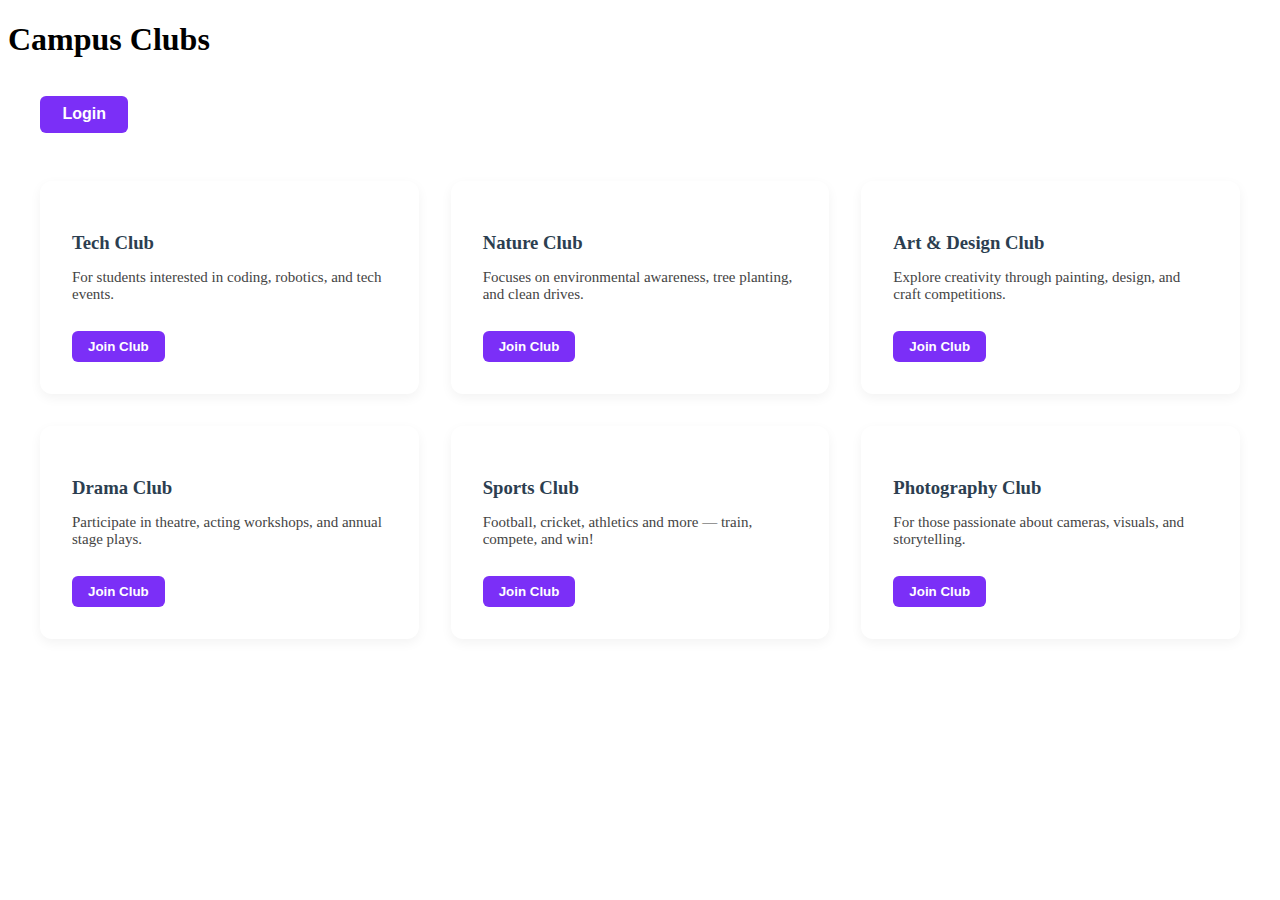
<file: clubs - Copy.html>
<!DOCTYPE html>
<html lang="en">
<head>
  <meta charset="UTF-8" />
  <meta name="viewport" content="width=device-width, initial-scale=1.0"/>
  <title>Clubs | Campus Connect</title>
  <link rel="stylesheet" href="style.css" />
</head>
<style>
    .club-container {
  padding: 3em 2em;
  display: grid;
  grid-template-columns: repeat(auto-fit, minmax(280px, 1fr));
  gap: 2em;
}

.club-card {
  background: white;
  padding: 2em;
  border-radius: 12px;
  box-shadow: 0 4px 12px rgba(0,0,0,0.05);
  transition: transform 0.3s ease;
}

.club-card:hover {
  transform: translateY(-6px);
}

.club-card h3 {
  margin-bottom: 0.5em;
  color: #2c3e50;
}

.club-card p {
  font-size: 15px;
  margin-bottom: 1em;
  color: #444;
}

.club-card button {
  padding: 0.6em 1.2em;
  background: #7b2ff7;
  color: white;
  border: none;
  border-radius: 6px;
  font-weight: bold;
  cursor: pointer;
  transition: background 0.3s ease;
}

.club-card button:hover {
  background: #662bd6;
}

.login-btn {
  margin-left: 2em;
  padding: 0.6em 1.4em;
  background: #7b2ff7;
  color: white;
  border: none;
  border-radius: 6px;
  cursor: pointer;
  font-weight: bold;
  font-size: 16px;
  transition: background 0.3s;
}
.login-btn:hover {
  background: #662bd6;
}
/* Modal Styles */
.modal {
  display: none; 
  position: fixed; 
  z-index: 1000; 
  left: 0; top: 0;
  width: 100%; height: 100%;
  overflow: auto; 
  background: rgba(0,0,0,0.3);
}
.modal-content {
  background: white;
  margin: 8% auto;
  padding: 2em 2.5em;
  border-radius: 12px;
  width: 320px;
  box-shadow: 0 8px 24px rgba(0,0,0,0.12);
  text-align: center;
  position: relative;
}
.close {
  position: absolute;
  right: 18px;
  top: 12px;
  font-size: 28px;
  color: #888;
  cursor: pointer;
}
.login-options button {
  margin: 1em 0.5em 0 0.5em;
  padding: 0.7em 1.4em;
  background: #7b2ff7;
  color: white;
  border: none;
  border-radius: 6px;
  font-weight: bold;
  cursor: pointer;
  font-size: 15px;
  transition: background 0.3s;
}
.login-options button:hover {
  background: #f107a3;
}
</style>
<body>
  <header class="gradient-header">
    <h1>Campus Clubs</h1>
    <button id="loginBtn" class="login-btn">Login</button>
  </header>

  <!-- Login Modal -->
  <div id="loginModal" class="modal">
    <div class="modal-content">
      <span class="close" id="closeModal">&times;</span>
      <h2>Login</h2>
      <p>Select your login type:</p>
      <div class="login-options">
        <button class="student-login">Student Login</button>
        <button class="admin-login">Admin Login</button>
      </div>
    </div>
  </div>

  <!-- Post Club Modal -->
  <div id="postClubModal" class="modal">
    <div class="modal-content">
      <span class="close" id="closePostModal">&times;</span>
      <h2>Post New Club</h2>
      <form id="postClubForm">
        <input type="text" placeholder="Club Name" name="clubname" required style="margin-bottom:1em;width:100%;padding:0.7em;border-radius:6px;border:1px solid #ccc;">
        <input type="text" placeholder="Category" name="category" required style="margin-bottom:1em;width:100%;padding:0.7em;border-radius:6px;border:1px solid #ccc;">
        <textarea placeholder="Club Description" name="desc" required style="margin-bottom:1em;width:100%;padding:0.7em;border-radius:6px;border:1px solid #ccc;resize:vertical;"></textarea>
        <button type="submit" style="padding:0.7em 1.4em;background:#7b2ff7;color:white;border:none;border-radius:6px;font-weight:bold;cursor:pointer;font-size:15px;">Submit Club</button>
      </form>
    </div>
  </div>

  <section class="club-container">
    <div class="club-card">
      <h3>Tech Club</h3>
      <p>For students interested in coding, robotics, and tech events.</p>
      <button>Join Club</button>
    </div>

    <div class="club-card">
      <h3>Nature Club</h3>
      <p>Focuses on environmental awareness, tree planting, and clean drives.</p>
      <button>Join Club</button>
    </div>

    <div class="club-card">
      <h3>Art & Design Club</h3>
      <p>Explore creativity through painting, design, and craft competitions.</p>
      <button>Join Club</button>
    </div>

    <div class="club-card">
      <h3>Drama Club</h3>
      <p>Participate in theatre, acting workshops, and annual stage plays.</p>
      <button>Join Club</button>
    </div>

    <div class="club-card">
      <h3>Sports Club</h3>
      <p>Football, cricket, athletics and more — train, compete, and win!</p>
      <button>Join Club</button>
    </div>

    <div class="club-card">
      <h3>Photography Club</h3>
      <p>For those passionate about cameras, visuals, and storytelling.</p>
      <button>Join Club</button>
    </div>
  </section>

  <script>
  // Modal logic
  const loginBtn = document.getElementById('loginBtn');
  const loginModal = document.getElementById('loginModal');
  const closeModal = document.getElementById('closeModal');
  const studentLoginBtn = document.querySelector('.student-login');
  const adminLoginBtn = document.querySelector('.admin-login');

  loginBtn.onclick = function() {
    loginModal.style.display = "block";
  }
  closeModal.onclick = function() {
    loginModal.style.display = "none";
  }
  window.onclick = function(event) {
    if (event.target == loginModal) {
      loginModal.style.display = "none";
    }
    const postClubModal = document.getElementById('postClubModal');
    if (event.target == postClubModal) {
      postClubModal.style.display = "none";
    }
  }

  // Student Login: reload page
  studentLoginBtn.onclick = function() {
    loginModal.style.display = "none";
    location.reload();
  }

  // Admin Login: show "Post Club" button
  adminLoginBtn.onclick = function() {
    loginModal.style.display = "none";
    if (!document.getElementById('postClubBtn')) {
      const header = document.querySelector('.gradient-header');
      const postBtn = document.createElement('button');
      postBtn.id = 'postClubBtn';
      postBtn.className = 'login-btn';
      postBtn.textContent = 'Post Club';
      postBtn.style.marginLeft = '1em';
      header.appendChild(postBtn);
    }
  }

  // Show Post Club Modal when Post Club button is clicked
  document.addEventListener('click', function(e) {
    if (e.target && e.target.id === 'postClubBtn') {
      document.getElementById('postClubModal').style.display = "block";
    }
  });

  // Close Post Club Modal
  document.getElementById('closePostModal').onclick = function() {
    document.getElementById('postClubModal').style.display = "none";
  }

  // Handle form submission (currently just closes modal)
  document.getElementById('postClubForm').onsubmit = function(e) {
    e.preventDefault();
    document.getElementById('postClubModal').style.display = "none";
    alert('Club submitted! (You can add logic to save club)');
  }
</script>
</body>
</html>
</file>
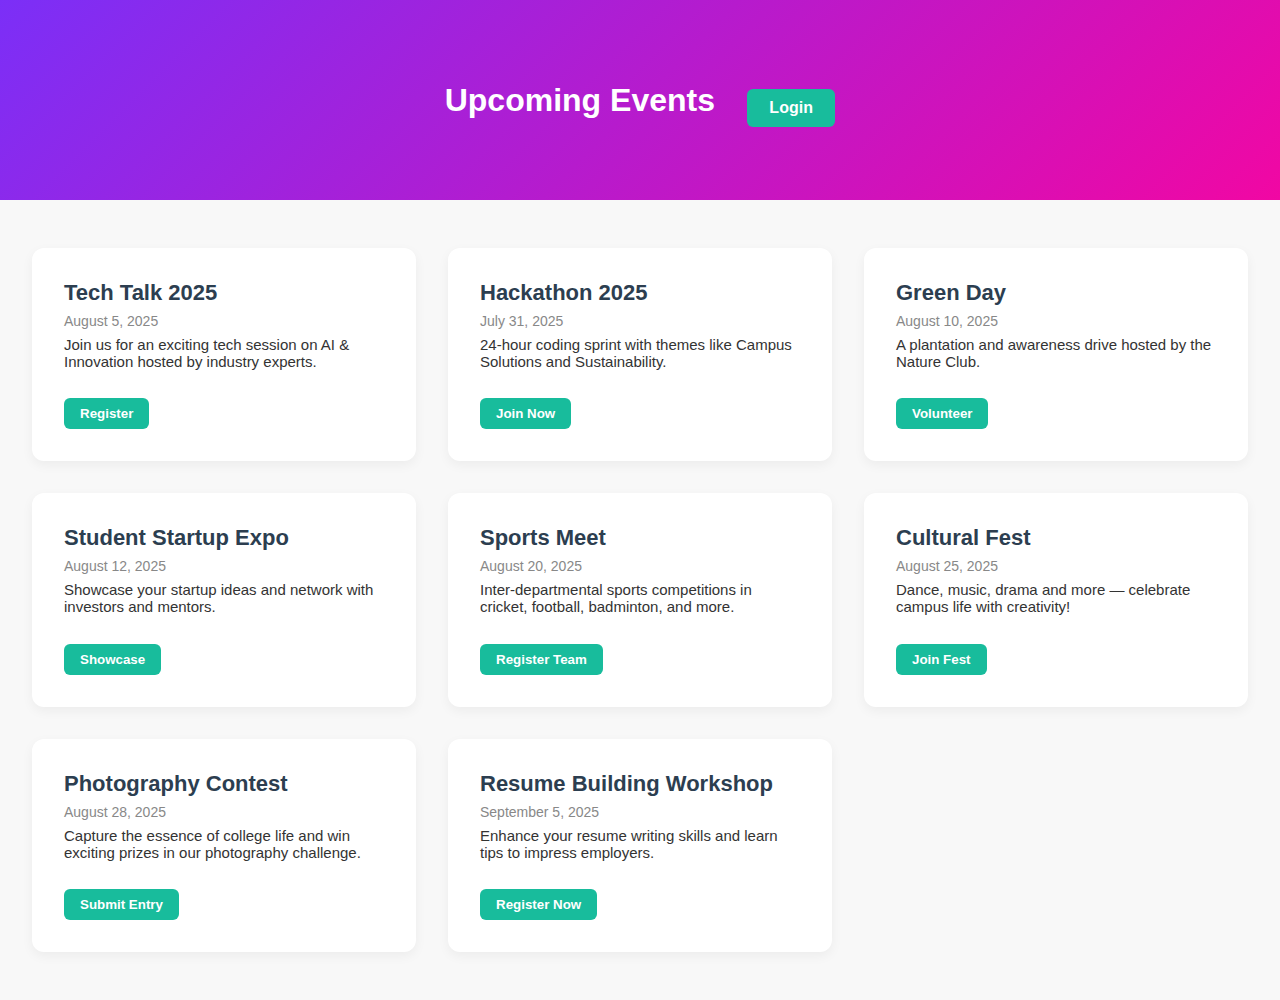
<file: event - Copy.html>
<!DOCTYPE html>
<html lang="en">
<head>
  <meta charset="UTF-8" />
  <meta name="viewport" content="width=device-width, initial-scale=1.0"/>
  <title>Events | Campus Connect</title>
  <link rel="stylesheet" href="style.css" />
</head>
<style>
    * {
  margin: 0;
  padding: 0;
  box-sizing: border-box;
}

body {
  font-family: 'Segoe UI', sans-serif;
  background: #f8f8f8;
  color: #333;
}

.gradient-header {
  height: 200px;
  background: linear-gradient(135deg, #7b2ff7, #f107a3);
  display: flex;
  justify-content: center;
  align-items: center;
  color: white;
  position: relative;
}

.gradient-header h1 {
  font-size: 32px;
}

.events-container {
  padding: 3em 2em;
  display: grid;
  grid-template-columns: repeat(auto-fit, minmax(300px, 1fr));
  gap: 2em;
}

.event-card {
  background: white;
  border-radius: 12px;
  padding: 2em;
  box-shadow: 0 4px 12px rgba(0,0,0,0.05);
  transition: transform 0.3s ease;
}

.event-card:hover {
  transform: translateY(-6px);
}

.event-card h3 {
  font-size: 22px;
  color: #2c3e50;
}

.event-card .date {
  font-size: 14px;
  color: #888;
  margin: 0.5em 0;
}

.event-card .desc {
  font-size: 15px;
  margin-bottom: 1em;
}

.event-card button {
  padding: 0.6em 1.2em;
  background: #18bc9c;
  color: white;
  border: none;
  border-radius: 6px;
  cursor: pointer;
  font-weight: bold;
}

.event-card button:hover {
  background: #139e82;
}

.login-btn {
  margin-left: 2em;
  padding: 0.6em 1.4em;
  background: #18bc9c;
  color: white;
  border: none;
  border-radius: 6px;
  cursor: pointer;
  font-weight: bold;
  font-size: 16px;
  transition: background 0.3s;
}

/* Modal Styles */
.modal {
  display: none; 
  position: fixed; 
  z-index: 1000; 
  left: 0; top: 0;
  width: 100%; height: 100%;
  overflow: auto; 
  background: rgba(0,0,0,0.3);
}

.modal-content {
  background: white;
  margin: 8% auto;
  padding: 2em 2.5em;
  border-radius: 12px;
  width: 320px;
  box-shadow: 0 8px 24px rgba(0,0,0,0.12);
  text-align: center;
  position: relative;
}

.close {
  position: absolute;
  right: 18px;
  top: 12px;
  font-size: 28px;
  color: #888;
  cursor: pointer;
}

.login-options button {
  margin: 1em 0.5em 0 0.5em;
  padding: 0.7em 1.4em;
  background: #7b2ff7;
  color: white;
  border: none;
  border-radius: 6px;
  font-weight: bold;
  cursor: pointer;
  font-size: 15px;
  transition: background 0.3s;
}

.login-options button:hover {
  background: #f107a3;
}

</style>
<body>
  <header class="gradient-header">
    <h1>Upcoming Events</h1>
    <button id="loginBtn" class="login-btn">Login</button>
  </header>

  <!-- Login Modal -->
  <div id="loginModal" class="modal">
    <div class="modal-content">
      <span class="close" id="closeModal">&times;</span>
      <h2>Login</h2>
      <p>Select your login type:</p>
      <div class="login-options">
        <button class="student-login">Student Login</button>
        <button class="admin-login">Admin Login</button>
      </div>
    </div>
  </div>

  <!-- Post Event Modal -->
  <div id="postEventModal" class="modal">
    <div class="modal-content">
      <span class="close" id="closePostModal">&times;</span>
      <h2>Post New Event</h2>
      <form id="postEventForm">
        <input type="text" placeholder="Event Title" name="title" required style="margin-bottom:1em;width:100%;padding:0.7em;border-radius:6px;border:1px solid #ccc;">
        <input type="date" name="date" required style="margin-bottom:1em;width:100%;padding:0.7em;border-radius:6px;border:1px solid #ccc;">
        <textarea placeholder="Event Description" name="desc" required style="margin-bottom:1em;width:100%;padding:0.7em;border-radius:6px;border:1px solid #ccc;resize:vertical;"></textarea>
        <button type="submit" style="padding:0.7em 1.4em;background:#18bc9c;color:white;border:none;border-radius:6px;font-weight:bold;cursor:pointer;font-size:15px;">Submit Event</button>
      </form>
    </div>
  </div>

  <section class="events-container">
    <div class="event-card">
      <h3>Tech Talk 2025</h3>
      <p class="date">August 5, 2025</p>
      <p class="desc">Join us for an exciting tech session on AI & Innovation hosted by industry experts.</p>
      <button>Register</button>
    </div>

    <div class="event-card">
      <h3>Hackathon 2025</h3>
      <p class="date">July 31, 2025</p>
      <p class="desc">24-hour coding sprint with themes like Campus Solutions and Sustainability.</p>
      <button>Join Now</button>
    </div>

    <div class="event-card">
      <h3>Green Day</h3>
      <p class="date">August 10, 2025</p>
      <p class="desc">A plantation and awareness drive hosted by the Nature Club.</p>
      <button>Volunteer</button>
    </div>

    <div class="event-card">
      <h3>Student Startup Expo</h3>
      <p class="date">August 12, 2025</p>
      <p class="desc">Showcase your startup ideas and network with investors and mentors.</p>
      <button>Showcase</button>
    </div>

    <div class="event-card">
      <h3>Sports Meet</h3>
      <p class="date">August 20, 2025</p>
      <p class="desc">Inter-departmental sports competitions in cricket, football, badminton, and more.</p>
      <button>Register Team</button>
    </div>

    <div class="event-card">
      <h3>Cultural Fest</h3>
      <p class="date">August 25, 2025</p>
      <p class="desc">Dance, music, drama and more — celebrate campus life with creativity!</p>
      <button>Join Fest</button>
    </div>

    <div class="event-card">
      <h3>Photography Contest</h3>
      <p class="date">August 28, 2025</p>
      <p class="desc">Capture the essence of college life and win exciting prizes in our photography challenge.</p>
      <button>Submit Entry</button>
    </div>

    <div class="event-card">
      <h3>Resume Building Workshop</h3>
      <p class="date">September 5, 2025</p>
      <p class="desc">Enhance your resume writing skills and learn tips to impress employers.</p>
      <button>Register Now</button>
    </div>
  </section>

  <script>
  // Modal functionality
  const loginBtn = document.getElementById('loginBtn');
  const loginModal = document.getElementById('loginModal');
  const closeModal = document.getElementById('closeModal');

  loginBtn.onclick = function() {
    loginModal.style.display = "block";
  }
  closeModal.onclick = function() {
    loginModal.style.display = "none";
  }
  window.onclick = function(event) {
    if (event.target == loginModal) {
      loginModal.style.display = "none";
    }
  }

  // Student Login: reload page
  studentLoginBtn.onclick = function() {
    loginModal.style.display = "none";
    location.reload();
  }

  // Admin Login: show "Post Event" button
  adminLoginBtn.onclick = function() {
    loginModal.style.display = "none";
    // Check if button already exists
    if (!document.getElementById('postEventBtn')) {
      const header = document.querySelector('.gradient-header');
      const postBtn = document.createElement('button');
      postBtn.id = 'postEventBtn';
      postBtn.className = 'login-btn';
      postBtn.textContent = 'Post Event';
      postBtn.style.marginLeft = '1em';
      header.appendChild(postBtn);
      // You can add further logic for postBtn click here
    }
  }

  // Show Post Event Modal when Post Event button is clicked
  document.addEventListener('click', function(e) {
    if (e.target && e.target.id === 'postEventBtn') {
      document.getElementById('postEventModal').style.display = "block";
    }
  });

  // Close Post Event Modal
  document.getElementById('closePostModal').onclick = function() {
    document.getElementById('postEventModal').style.display = "none";
  }
  window.addEventListener('click', function(event) {
    const postEventModal = document.getElementById('postEventModal');
    if (event.target == postEventModal) {
      postEventModal.style.display = "none";
    }
  });

  // Optional: Handle form submission (currently just closes modal)
  document.getElementById('postEventForm').onsubmit = function(e) {
    e.preventDefault();
    document.getElementById('postEventModal').style.display = "none";
    alert('Event submitted! (You can add logic to save event)');
  }

  const container = document.querySelector('.events-container');

  async function loadEvents() {
    const { data, error } = await supabase
      .from('events')
      .select('*')
      .order('created_at', { ascending: false });

    container.innerHTML = '';
    data.forEach(event => {
      const div = document.createElement('div');
      div.className = 'event-card';
      div.innerHTML = `
        <h3>${event.title}</h3>
        <p class="date">${event.date}</p>
        <p class="desc">${event.desc}</p>
        <button>Register</button>
      `;
      container.appendChild(div);
    });
  }

  loadEvents();
  </script>
</body>
</html>
</file>
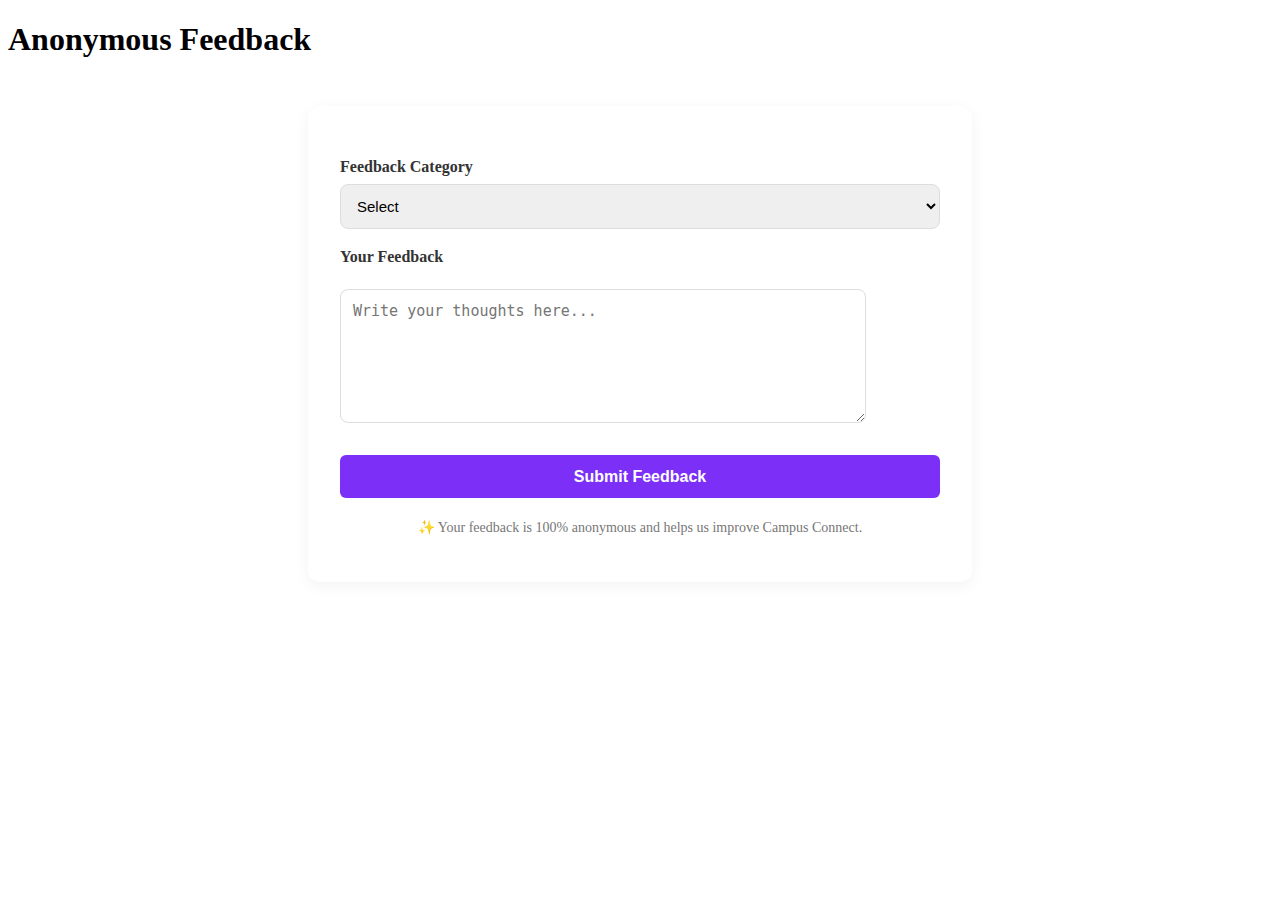
<file: feedbacks.html>
<!DOCTYPE html>
<html lang="en">
<head>
  <meta charset="UTF-8" />
  <meta name="viewport" content="width=device-width, initial-scale=1.0"/>
  <title>Feedback | Campus Connect</title>
  <link rel="stylesheet" href="style.css" />
</head>
<style>
    .feedback-section {
  max-width: 600px;
  margin: 3em auto;
  padding: 2em;
  background: white;
  border-radius: 12px;
  box-shadow: 0 4px 16px rgba(0, 0, 0, 0.05);
}

.feedback-form {
  display: flex;
  flex-direction: column;
}

.feedback-form label {
  font-weight: 600;
  margin-bottom: 0.5em;
  margin-top: 1.2em;
  color: #333;
}

.feedback-form select,
.feedback-form textarea {
  padding: 0.8em;
  border: 1px solid #ddd;
  border-radius: 8px;
  font-size: 15px;
  resize: vertical;
}

.feedback-form button {
  margin-top: 2em;
  padding: 0.8em 1.2em;
  background: #7b2ff7;
  color: white;
  border: none;
  border-radius: 6px;
  font-weight: bold;
  font-size: 16px;
  cursor: pointer;
  transition: background 0.3s ease;
}

.feedback-form button:hover {
  background: #662bd6;
}

.feedback-note {
  margin-top: 1.5em;
  text-align: center;
  font-size: 14px;
  color: #777;
}

</style>
<body>
  <header class="gradient-header">
    <h1>Anonymous Feedback</h1>
  </header>

  <section class="feedback-section">
    <form class="feedback-form" onsubmit="return submitFeedback(event)">
      <label for="category">Feedback Category</label>
      <select id="category" required>
        <option value="">Select</option>
        <option value="Website Issue">Website Issue</option>
        <option value="Appreciation">Appreciation</option>
        <option value="Suggestion">Suggestion</option>
        <option value="Complaint">Complaint</option>
      </select>

      <label for="message">Your Feedback</label>
      <textarea id="message" rows="6" placeholder="Write your thoughts here..." required></textarea>

      <button type="submit">Submit Feedback</button>
    </form>

    <p class="feedback-note">✨ Your feedback is 100% anonymous and helps us improve Campus Connect.</p>
  </section>

  <script>
    function submitFeedback(event) {
      event.preventDefault();
      alert("✅ Thank you! Your anonymous feedback has been submitted.");
      document.querySelector('.feedback-form').reset();
      return false;
    }
  </script>
</body>
</html>
</file>
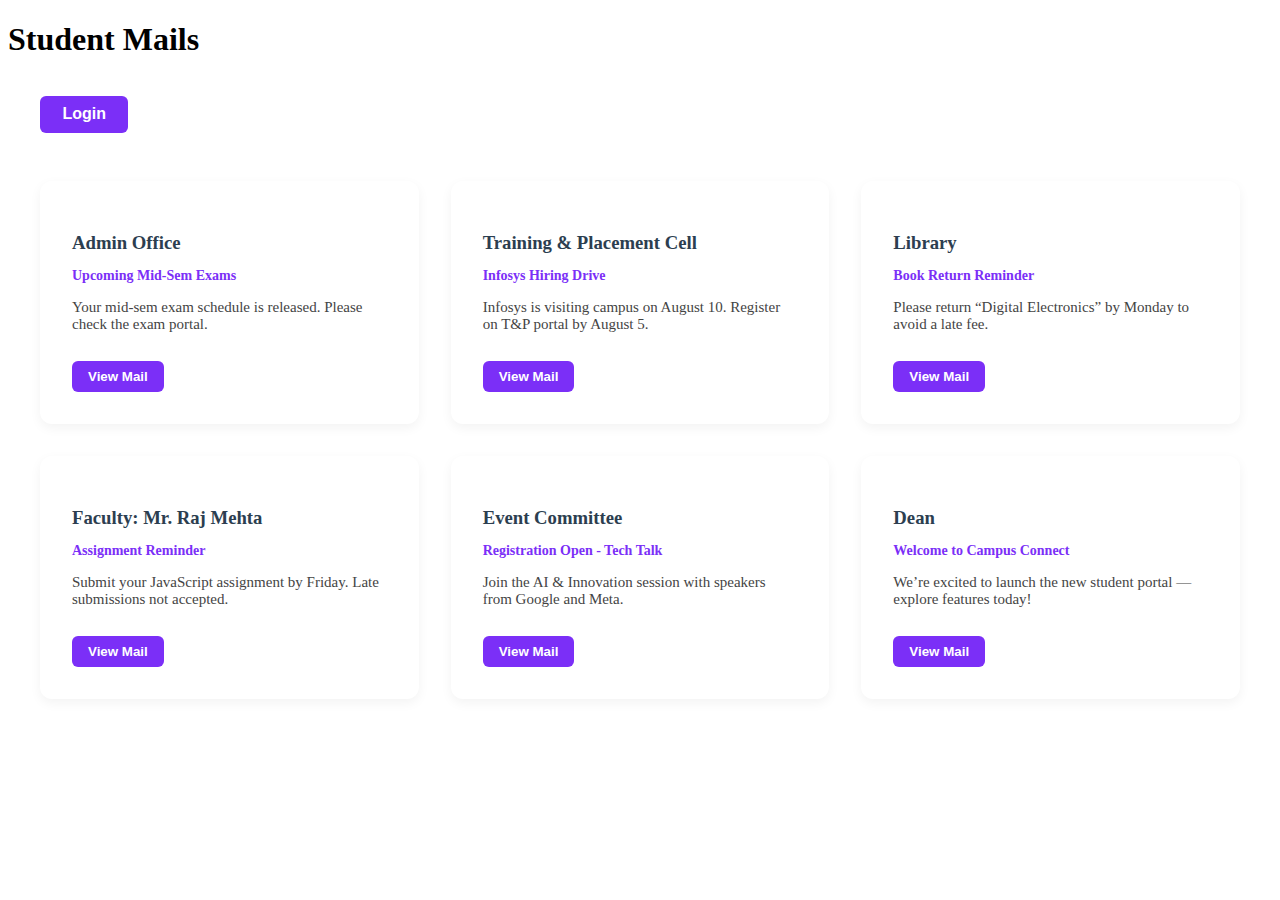
<file: mails.html>
<!DOCTYPE html>
<html lang="en">
<head>
  <meta charset="UTF-8" />
  <meta name="viewport" content="width=device-width, initial-scale=1.0"/>
  <title>Inbox | Campus Connect</title>
  <link rel="stylesheet" href="style.css" />
</head>
<body>
  <header class="gradient-header">
    <h1>Student Mails</h1>
    <button id="loginBtn" class="login-btn">Login</button>
  </header>

  <!-- Login Modal -->
  <div id="loginModal" class="modal">
    <div class="modal-content">
      <span class="close" id="closeModal">&times;</span>
      <h2>Login</h2>
      <p>Select your login type:</p>
      <div class="login-options">
        <button class="student-login">Student Login</button>
        <button class="admin-login">Admin Login</button>
      </div>
    </div>
  </div>

  <!-- Send Mail Modal -->
  <div id="sendMailModal" class="modal">
    <div class="modal-content">
      <span class="close" id="closeSendModal">&times;</span>
      <h2>Send Mail</h2>
      <form id="sendMailForm">
        <input type="text" placeholder="Recipient Name" name="recipient" required style="margin-bottom:1em;width:100%;padding:0.7em;border-radius:6px;border:1px solid #ccc;">
        <input type="text" placeholder="Subject" name="subject" required style="margin-bottom:1em;width:100%;padding:0.7em;border-radius:6px;border:1px solid #ccc;">
        <textarea placeholder="Message" name="message" required style="margin-bottom:1em;width:100%;padding:0.7em;border-radius:6px;border:1px solid #ccc;resize:vertical;"></textarea>
        <button type="submit" style="padding:0.7em 1.4em;background:#7b2ff7;color:white;border:none;border-radius:6px;font-weight:bold;cursor:pointer;font-size:15px;">Send Mail</button>
      </form>
    </div>
  </div>

  <section class="mail-container">
    <div class="mail-card">
      <h3>Admin Office</h3>
      <p class="subject">Upcoming Mid-Sem Exams</p>
      <p>Your mid-sem exam schedule is released. Please check the exam portal.</p>
      <button>View Mail</button>
    </div>

    <div class="mail-card">
      <h3>Training & Placement Cell</h3>
      <p class="subject">Infosys Hiring Drive</p>
      <p>Infosys is visiting campus on August 10. Register on T&P portal by August 5.</p>
      <button>View Mail</button>
    </div>

    <div class="mail-card">
      <h3>Library</h3>
      <p class="subject">Book Return Reminder</p>
      <p>Please return “Digital Electronics” by Monday to avoid a late fee.</p>
      <button>View Mail</button>
    </div>

    <div class="mail-card">
      <h3>Faculty: Mr. Raj Mehta</h3>
      <p class="subject">Assignment Reminder</p>
      <p>Submit your JavaScript assignment by Friday. Late submissions not accepted.</p>
      <button>View Mail</button>
    </div>

    <div class="mail-card">
      <h3>Event Committee</h3>
      <p class="subject">Registration Open - Tech Talk</p>
      <p>Join the AI & Innovation session with speakers from Google and Meta.</p>
      <button>View Mail</button>
    </div>

    <div class="mail-card">
      <h3>Dean</h3>
      <p class="subject">Welcome to Campus Connect</p>
      <p>We’re excited to launch the new student portal — explore features today!</p>
      <button>View Mail</button>
    </div>
  </section>

  <style>
    .mail-container {
  padding: 3em 2em;
  display: grid;
  grid-template-columns: repeat(auto-fit, minmax(280px, 1fr));
  gap: 2em;
}

.mail-card {
  background: white;
  padding: 2em;
  border-radius: 12px;
  box-shadow: 0 4px 12px rgba(0,0,0,0.05);
  transition: transform 0.3s ease;
}

.mail-card:hover {
  transform: translateY(-6px);
}

.mail-card h3 {
  margin-bottom: 0.3em;
  color: #2c3e50;
}

.mail-card .subject {
  font-size: 14px;
  color: #7b2ff7;
  font-weight: 600;
  margin-bottom: 0.6em;
}

.mail-card p {
  font-size: 15px;
  color: #444;
  margin-bottom: 1em;
}

.mail-card button {
  padding: 0.6em 1.2em;
  background: #7b2ff7;
  color: white;
  border: none;
  border-radius: 6px;
  font-weight: bold;
  cursor: pointer;
  transition: background 0.3s ease;
}

.mail-card button:hover {
  background: #662bd6;
}

.login-btn {
  margin-left: 2em;
  padding: 0.6em 1.4em;
  background: #7b2ff7;
  color: white;
  border: none;
  border-radius: 6px;
  cursor: pointer;
  font-weight: bold;
  font-size: 16px;
  transition: background 0.3s;
}
.login-btn:hover {
  background: #662bd6;
}
/* Modal Styles */
.modal {
  display: none; 
  position: fixed; 
  z-index: 1000; 
  left: 0; top: 0;
  width: 100%; height: 100%;
  overflow: auto; 
  background: rgba(0,0,0,0.3);
}
.modal-content {
  background: white;
  margin: 8% auto;
  padding: 2em 2.5em;
  border-radius: 12px;
  width: 320px;
  box-shadow: 0 8px 24px rgba(0,0,0,0.12);
  text-align: center;
  position: relative;
}
.close {
  position: absolute;
  right: 18px;
  top: 12px;
  font-size: 28px;
  color: #888;
  cursor: pointer;
}
.login-options button {
  margin: 1em 0.5em 0 0.5em;
  padding: 0.7em 1.4em;
  background: #7b2ff7;
  color: white;
  border: none;
  border-radius: 6px;
  font-weight: bold;
  cursor: pointer;
  font-size: 15px;
  transition: background 0.3s;
}
.login-options button:hover {
  background: #f107a3;
}
  </style>

  <script>
  // Modal logic
  const loginBtn = document.getElementById('loginBtn');
  const loginModal = document.getElementById('loginModal');
  const closeModal = document.getElementById('closeModal');
  const studentLoginBtn = document.querySelector('.student-login');
  const adminLoginBtn = document.querySelector('.admin-login');

  loginBtn.onclick = function() {
    loginModal.style.display = "block";
  }
  closeModal.onclick = function() {
    loginModal.style.display = "none";
  }
  window.onclick = function(event) {
    if (event.target == loginModal) {
      loginModal.style.display = "none";
    }
    const sendMailModal = document.getElementById('sendMailModal');
    if (event.target == sendMailModal) {
      sendMailModal.style.display = "none";
    }
  }

  // Student Login: reload page
  studentLoginBtn.onclick = function() {
    loginModal.style.display = "none";
    location.reload();
  }

  // Admin Login: show "Send Mail" button
  adminLoginBtn.onclick = function() {
    loginModal.style.display = "none";
    if (!document.getElementById('sendMailBtn')) {
      const header = document.querySelector('.gradient-header');
      const sendBtn = document.createElement('button');
      sendBtn.id = 'sendMailBtn';
      sendBtn.className = 'login-btn';
      sendBtn.textContent = 'Send Mail';
      sendBtn.style.marginLeft = '1em';
      header.appendChild(sendBtn);
    }
  }

  // Show Send Mail Modal when Send Mail button is clicked
  document.addEventListener('click', function(e) {
    if (e.target && e.target.id === 'sendMailBtn') {
      document.getElementById('sendMailModal').style.display = "block";
    }
  });

  // Close Send Mail Modal
  document.getElementById('closeSendModal').onclick = function() {
    document.getElementById('sendMailModal').style.display = "none";
  }

  // Handle form submission (currently just closes modal)
  document.getElementById('sendMailForm').onsubmit = function(e) {
    e.preventDefault();
    document.getElementById('sendMailModal').style.display = "none";
    alert('Mail sent! (You can add logic to save mail)');
  }
  </script>
</body>
</html>
</file>
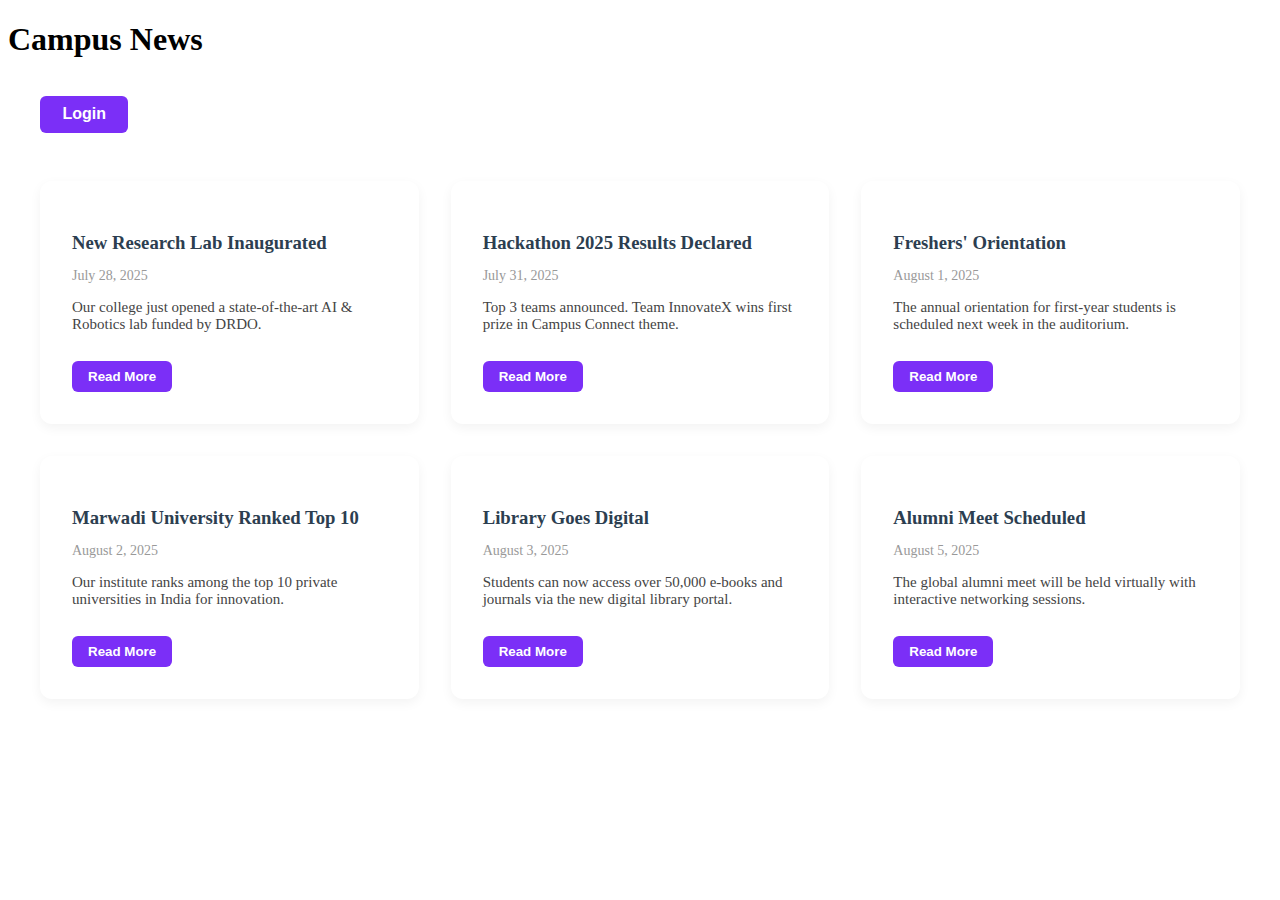
<file: news.html>
<!DOCTYPE html>
<html lang="en">
<head>
  <meta charset="UTF-8" />
  <meta name="viewport" content="width=device-width, initial-scale=1.0"/>
  <title>Campus News | Campus Connect</title>
  <link rel="stylesheet" href="style.css" />
</head>
<style>
    .news-container {
  padding: 3em 2em;
  display: grid;
  grid-template-columns: repeat(auto-fit, minmax(280px, 1fr));
  gap: 2em;
}

.news-card {
  background: white;
  padding: 2em;
  border-radius: 12px;
  box-shadow: 0 4px 12px rgba(0,0,0,0.05);
  transition: transform 0.3s ease;
}

.news-card:hover {
  transform: translateY(-6px);
}

.news-card h3 {
  margin-bottom: 0.5em;
  color: #2c3e50;
}

.news-card .date {
  font-size: 14px;
  color: #999;
  margin-bottom: 0.8em;
}

.news-card p {
  font-size: 15px;
  margin-bottom: 1em;
  color: #444;
}

.news-card button {
  padding: 0.6em 1.2em;
  background: #7b2ff7;
  color: white;
  border: none;
  border-radius: 6px;
  font-weight: bold;
  cursor: pointer;
  transition: background 0.3s ease;
}

.news-card button:hover {
  background: #662bd6;
}

.login-btn {
  margin-left: 2em;
  padding: 0.6em 1.4em;
  background: #7b2ff7;
  color: white;
  border: none;
  border-radius: 6px;
  cursor: pointer;
  font-weight: bold;
  font-size: 16px;
  transition: background 0.3s;
}
.login-btn:hover {
  background: #662bd6;
}

/* Modal Styles */
.modal {
  display: none; 
  position: fixed; 
  z-index: 1000; 
  left: 0; top: 0;
  width: 100%; height: 100%;
  overflow: auto; 
  background: rgba(0,0,0,0.3);
}
.modal-content {
  background: white;
  margin: 8% auto;
  padding: 2em 2.5em;
  border-radius: 12px;
  width: 320px;
  box-shadow: 0 8px 24px rgba(0,0,0,0.12);
  text-align: center;
  position: relative;
}
.close {
  position: absolute;
  right: 18px;
  top: 12px;
  font-size: 28px;
  color: #888;
  cursor: pointer;
}
.login-options button {
  margin: 1em 0.5em 0 0.5em;
  padding: 0.7em 1.4em;
  background: #7b2ff7;
  color: white;
  border: none;
  border-radius: 6px;
  font-weight: bold;
  cursor: pointer;
  font-size: 15px;
  transition: background 0.3s;
}
.login-options button:hover {
  background: #f107a3;
}
</style>
<body>
  <header class="gradient-header">
    <h1>Campus News</h1>
    <button id="loginBtn" class="login-btn">Login</button>
  </header>

  <!-- Login Modal -->
  <div id="loginModal" class="modal">
    <div class="modal-content">
      <span class="close" id="closeModal">&times;</span>
      <h2>Login</h2>
      <p>Select your login type:</p>
      <div class="login-options">
        <button class="student-login">Student Login</button>
        <button class="admin-login">Admin Login</button>
      </div>
    </div>
  </div>

  <!-- Post News Modal -->
  <div id="postNewsModal" class="modal">
    <div class="modal-content">
      <span class="close" id="closePostModal">&times;</span>
      <h2>Post News</h2>
      <form id="postNewsForm">
        <input type="text" placeholder="News Title" name="title" required style="margin-bottom:1em;width:100%;padding:0.7em;border-radius:6px;border:1px solid #ccc;">
        <input type="date" name="date" required style="margin-bottom:1em;width:100%;padding:0.7em;border-radius:6px;border:1px solid #ccc;">
        <textarea placeholder="News Description" name="desc" required style="margin-bottom:1em;width:100%;padding:0.7em;border-radius:6px;border:1px solid #ccc;resize:vertical;"></textarea>
        <button type="submit" style="padding:0.7em 1.4em;background:#7b2ff7;color:white;border:none;border-radius:6px;font-weight:bold;cursor:pointer;font-size:15px;">Submit News</button>
      </form>
    </div>
  </div>

  <section class="news-container">
    <div class="news-card">
      <h3>New Research Lab Inaugurated</h3>
      <p class="date">July 28, 2025</p>
      <p>Our college just opened a state-of-the-art AI & Robotics lab funded by DRDO.</p>
      <button>Read More</button>
    </div>

    <div class="news-card">
      <h3>Hackathon 2025 Results Declared</h3>
      <p class="date">July 31, 2025</p>
      <p>Top 3 teams announced. Team InnovateX wins first prize in Campus Connect theme.</p>
      <button>Read More</button>
    </div>

    <div class="news-card">
      <h3>Freshers' Orientation</h3>
      <p class="date">August 1, 2025</p>
      <p>The annual orientation for first-year students is scheduled next week in the auditorium.</p>
      <button>Read More</button>
    </div>

    <div class="news-card">
      <h3>Marwadi University Ranked Top 10</h3>
      <p class="date">August 2, 2025</p>
      <p>Our institute ranks among the top 10 private universities in India for innovation.</p>
      <button>Read More</button>
    </div>

    <div class="news-card">
      <h3>Library Goes Digital</h3>
      <p class="date">August 3, 2025</p>
      <p>Students can now access over 50,000 e-books and journals via the new digital library portal.</p>
      <button>Read More</button>
    </div>

    <div class="news-card">
      <h3>Alumni Meet Scheduled</h3>
      <p class="date">August 5, 2025</p>
      <p>The global alumni meet will be held virtually with interactive networking sessions.</p>
      <button>Read More</button>
    </div>
  </section>

  <script>
  // Modal logic
  const loginBtn = document.getElementById('loginBtn');
  const loginModal = document.getElementById('loginModal');
  const closeModal = document.getElementById('closeModal');
  const studentLoginBtn = document.querySelector('.student-login');
  const adminLoginBtn = document.querySelector('.admin-login');

  loginBtn.onclick = function() {
    loginModal.style.display = "block";
  }
  closeModal.onclick = function() {
    loginModal.style.display = "none";
  }
  window.onclick = function(event) {
    if (event.target == loginModal) {
      loginModal.style.display = "none";
    }
    const postNewsModal = document.getElementById('postNewsModal');
    if (event.target == postNewsModal) {
      postNewsModal.style.display = "none";
    }
  }

  // Student Login: reload page
  studentLoginBtn.onclick = function() {
    loginModal.style.display = "none";
    location.reload();
  }

  // Admin Login: show "Post News" button
  adminLoginBtn.onclick = function() {
    loginModal.style.display = "none";
    if (!document.getElementById('postNewsBtn')) {
      const header = document.querySelector('.gradient-header');
      const postBtn = document.createElement('button');
      postBtn.id = 'postNewsBtn';
      postBtn.className = 'login-btn';
      postBtn.textContent = 'Post News';
      postBtn.style.marginLeft = '1em';
      header.appendChild(postBtn);
    }
  }

  // Show Post News Modal when Post News button is clicked
  document.addEventListener('click', function(e) {
    if (e.target && e.target.id === 'postNewsBtn') {
      document.getElementById('postNewsModal').style.display = "block";
    }
  });

  // Close Post News Modal
  document.getElementById('closePostModal').onclick = function() {
    document.getElementById('postNewsModal').style.display = "none";
  }

  // Handle form submission (currently just closes modal)
  document.getElementById('postNewsForm').onsubmit = function(e) {
    e.preventDefault();
    document.getElementById('postNewsModal').style.display = "none";
    alert('News submitted! (You can add logic to save news)');
  }
</script>
</body>
</html>
</file>
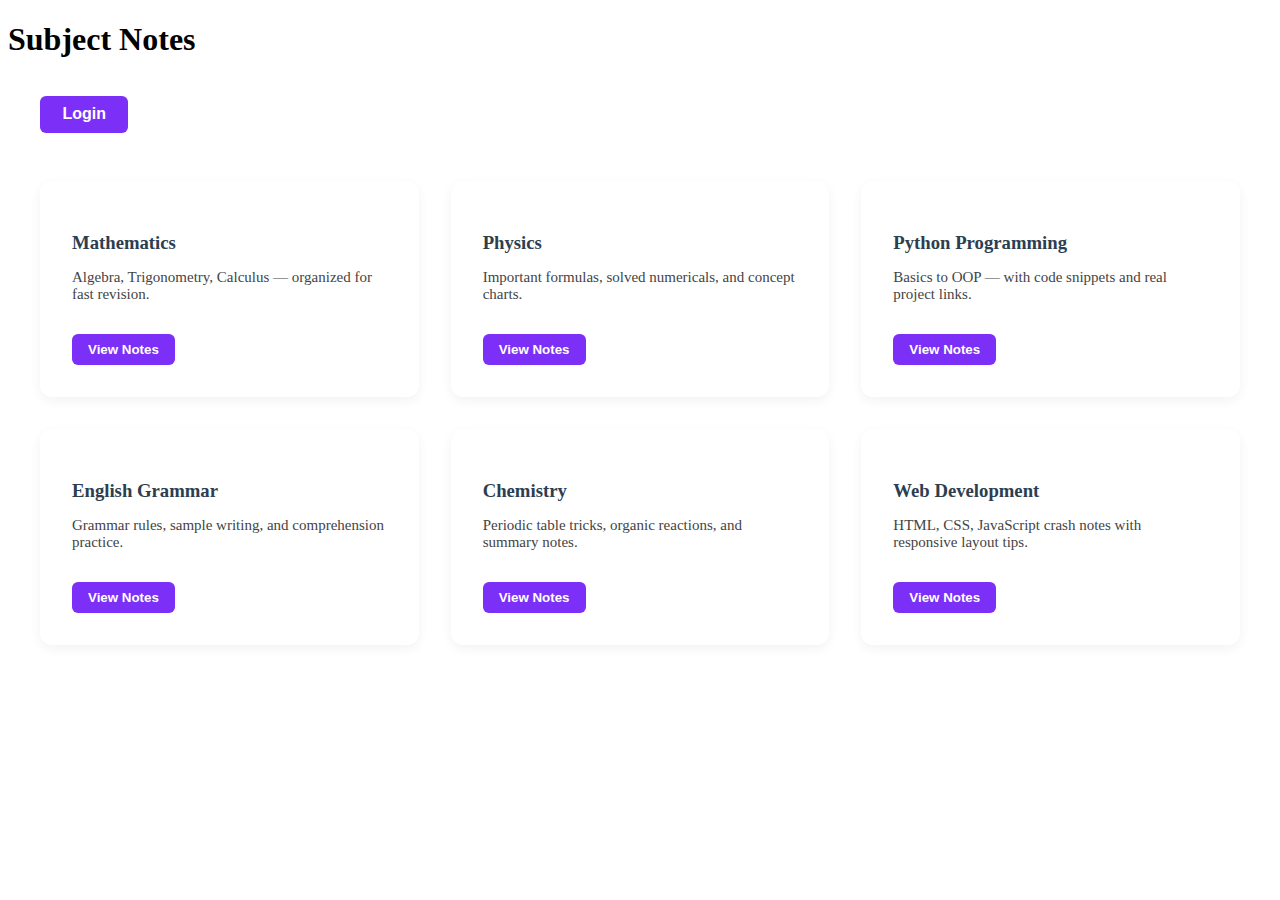
<file: notes.html>
<!DOCTYPE html>
<html lang="en">
<head>
  <meta charset="UTF-8" />
  <meta name="viewport" content="width=device-width, initial-scale=1.0"/>
  <title>Notes | Campus Connect</title>
  <link rel="stylesheet" href="style.css" />
</head>
<body>
  <header class="gradient-header">
    <h1>Subject Notes</h1>
    <button id="loginBtn" class="login-btn">Login</button>
  </header>

  <!-- Login Modal -->
  <div id="loginModal" class="modal">
    <div class="modal-content">
      <span class="close" id="closeModal">&times;</span>
      <h2>Login</h2>
      <p>Select your login type:</p>
      <div class="login-options">
        <button class="student-login">Student Login</button>
        <button class="admin-login">Admin Login</button>
      </div>
    </div>
  </div>

  <!-- Post Notes Modal -->
  <div id="postNotesModal" class="modal">
    <div class="modal-content">
      <span class="close" id="closePostModal">&times;</span>
      <h2>Post New Notes</h2>
      <form id="postNotesForm">
        <input type="text" placeholder="Notes Title" name="title" required style="margin-bottom:1em;width:100%;padding:0.7em;border-radius:6px;border:1px solid #ccc;">
        <input type="text" placeholder="Subject" name="subject" required style="margin-bottom:1em;width:100%;padding:0.7em;border-radius:6px;border:1px solid #ccc;">
        <textarea placeholder="Notes Description" name="desc" required style="margin-bottom:1em;width:100%;padding:0.7em;border-radius:6px;border:1px solid #ccc;resize:vertical;"></textarea>
        <button type="submit" style="padding:0.7em 1.4em;background:#7b2ff7;color:white;border:none;border-radius:6px;font-weight:bold;cursor:pointer;font-size:15px;">Submit Notes</button>
      </form>
    </div>
  </div>

  <section class="notes-container">
    <div class="note-card">
      <h3>Mathematics</h3>
      <p>Algebra, Trigonometry, Calculus — organized for fast revision.</p>
      <button>View Notes</button>
    </div>

    <div class="note-card">
      <h3>Physics</h3>
      <p>Important formulas, solved numericals, and concept charts.</p>
      <button>View Notes</button>
    </div>

    <div class="note-card">
      <h3>Python Programming</h3>
      <p>Basics to OOP — with code snippets and real project links.</p>
      <button>View Notes</button>
    </div>

    <div class="note-card">
      <h3>English Grammar</h3>
      <p>Grammar rules, sample writing, and comprehension practice.</p>
      <button>View Notes</button>
    </div>

    <div class="note-card">
      <h3>Chemistry</h3>
      <p>Periodic table tricks, organic reactions, and summary notes.</p>
      <button>View Notes</button>
    </div>

    <div class="note-card">
      <h3>Web Development</h3>
      <p>HTML, CSS, JavaScript crash notes with responsive layout tips.</p>
      <button>View Notes</button>
    </div>
  </section>

  <style>
    .notes-container {
  padding: 3em 2em;
  display: grid;
  grid-template-columns: repeat(auto-fit, minmax(280px, 1fr));
  gap: 2em;
}

.note-card {
  background: white;
  padding: 2em;
  border-radius: 12px;
  box-shadow: 0 4px 12px rgba(0,0,0,0.05);
  transition: transform 0.3s ease;
}

.note-card:hover {
  transform: translateY(-6px);
}

.note-card h3 {
  margin-bottom: 0.5em;
  color: #2c3e50;
}

.note-card p {
  font-size: 15px;
  margin-bottom: 1.2em;
  color: #444;
}

.note-card button {
  padding: 0.6em 1.2em;
  background: #7b2ff7;
  color: white;
  border: none;
  border-radius: 6px;
  font-weight: bold;
  cursor: pointer;
  transition: background 0.3s ease;
}

.note-card button:hover {
  background: #662bd6;
}

.header {
  display: flex;
  justify-content: space-between;
  align-items: center;
  padding: 1em 2em;
  background: linear-gradient(90deg, #7b2ff7, #f107a3);
  color: white;
}

.header h1 {
  margin: 0;
  font-size: 1.8em;
}

.login-btn {
  margin-left: 2em;
  padding: 0.6em 1.4em;
  background: #7b2ff7;
  color: white;
  border: none;
  border-radius: 6px;
  cursor: pointer;
  font-weight: bold;
  font-size: 16px;
  transition: background 0.3s;
}

.login-btn:hover {
  background: #662bd6;
}

/* Modal Styles */
.modal {
  display: none; 
  position: fixed; 
  z-index: 1000; 
  left: 0; top: 0;
  width: 100%; height: 100%;
  overflow: auto; 
  background: rgba(0,0,0,0.3);
}

.modal-content {
  background: white;
  margin: 8% auto;
  padding: 2em 2.5em;
  border-radius: 12px;
  width: 320px;
  box-shadow: 0 8px 24px rgba(0,0,0,0.12);
  text-align: center;
  position: relative;
}

.close {
  position: absolute;
  right: 18px;
  top: 12px;
  font-size: 28px;
  color: #888;
  cursor: pointer;
}

.login-options button {
  margin: 1em 0.5em 0 0.5em;
  padding: 0.7em 1.4em;
  background: #7b2ff7;
  color: white;
  border: none;
  border-radius: 6px;
  font-weight: bold;
  cursor: pointer;
  font-size: 15px;
  transition: background 0.3s;
}

.login-options button:hover {
  background: #f107a3;
}
  </style>

  <script>
  // Modal logic
  const loginBtn = document.getElementById('loginBtn');
  const loginModal = document.getElementById('loginModal');
  const closeModal = document.getElementById('closeModal');
  const studentLoginBtn = document.querySelector('.student-login');
  const adminLoginBtn = document.querySelector('.admin-login');

  loginBtn.onclick = function() {
    loginModal.style.display = "block";
  }
  closeModal.onclick = function() {
    loginModal.style.display = "none";
  }
  window.onclick = function(event) {
    if (event.target == loginModal) {
      loginModal.style.display = "none";
    }
    const postNotesModal = document.getElementById('postNotesModal');
    if (event.target == postNotesModal) {
      postNotesModal.style.display = "none";
    }
  }

  // Student Login: reload page
  studentLoginBtn.onclick = function() {
    loginModal.style.display = "none";
    location.reload();
  }

  // Admin Login: show "Post Notes" button
  adminLoginBtn.onclick = function() {
    loginModal.style.display = "none";
    if (!document.getElementById('postNotesBtn')) {
      const header = document.querySelector('.gradient-header');
      const postBtn = document.createElement('button');
      postBtn.id = 'postNotesBtn';
      postBtn.className = 'login-btn';
      postBtn.textContent = 'Post Notes';
      postBtn.style.marginLeft = '1em';
      header.appendChild(postBtn);
    }
  }

  // Show Post Notes Modal when Post Notes button is clicked
  document.addEventListener('click', function(e) {
    if (e.target && e.target.id === 'postNotesBtn') {
      document.getElementById('postNotesModal').style.display = "block";
    }
  });

  // Close Post Notes Modal
  document.getElementById('closePostModal').onclick = function() {
    document.getElementById('postNotesModal').style.display = "none";
  }

  // Handle form submission (currently just closes modal)
  document.getElementById('postNotesForm').onsubmit = function(e) {
    e.preventDefault();
    document.getElementById('postNotesModal').style.display = "none";
    alert('Notes submitted! (You can add logic to save notes)');
  }
  </script>
</body>
</html>
</file>
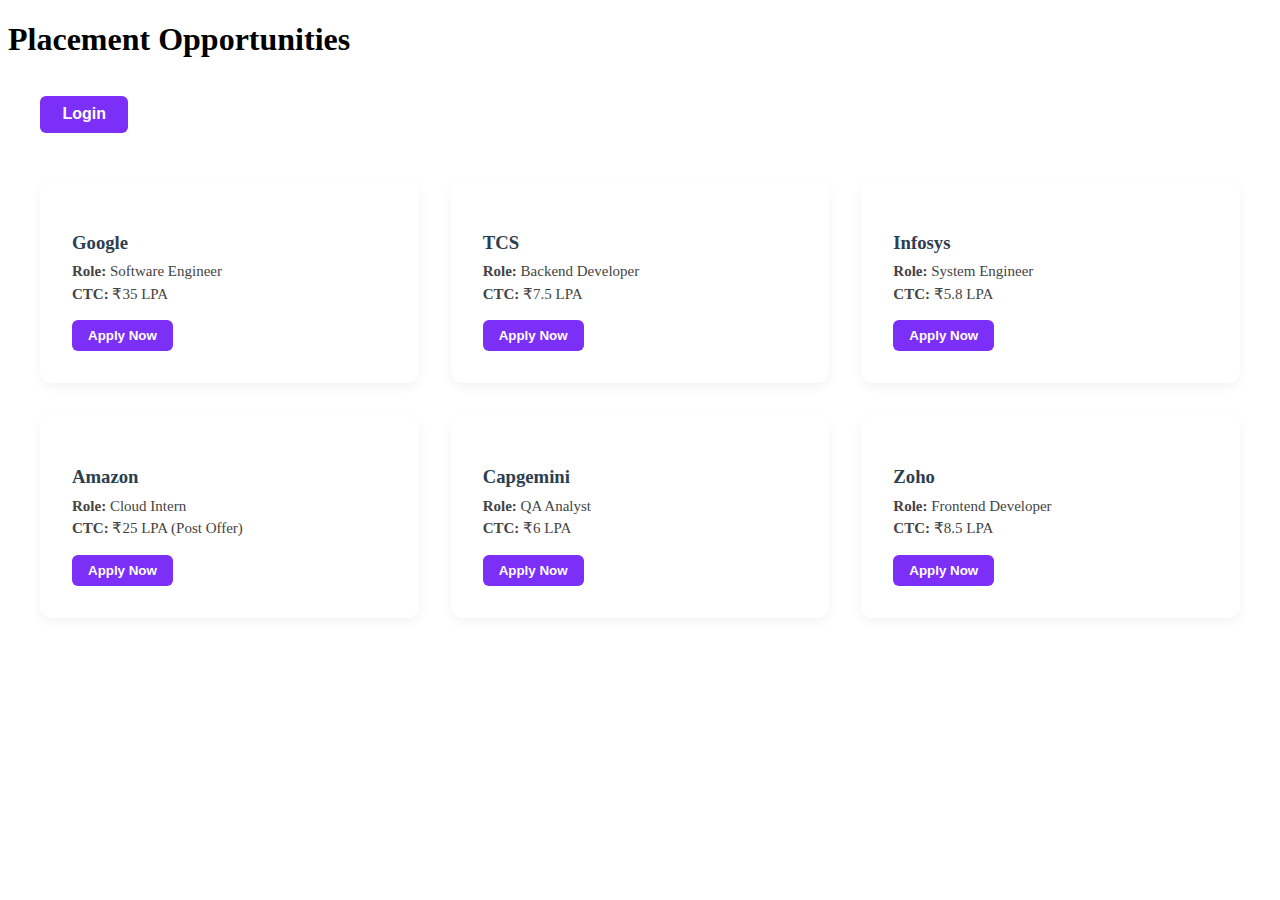
<file: placements.html>
<!DOCTYPE html>
<html lang="en">
<head>
  <meta charset="UTF-8" />
  <meta name="viewport" content="width=device-width, initial-scale=1.0"/>
  <title>Placements | Campus Connect</title>
  <link rel="stylesheet" href="style.css" />
</head>
<style>
    .placement-container {
  padding: 3em 2em;
  display: grid;
  grid-template-columns: repeat(auto-fit, minmax(280px, 1fr));
  gap: 2em;
}

.placement-card {
  background: white;
  padding: 2em;
  border-radius: 12px;
  box-shadow: 0 4px 12px rgba(0,0,0,0.05);
  transition: transform 0.3s ease;
}

.placement-card:hover {
  transform: translateY(-6px);
}

.placement-card h3 {
  margin-bottom: 0.5em;
  color: #2c3e50;
}

.placement-card p {
  font-size: 15px;
  margin: 0.3em 0;
  color: #444;
}

.placement-card button {
  margin-top: 1em;
  padding: 0.6em 1.2em;
  background: #7b2ff7;
  color: white;
  border: none;
  border-radius: 6px;
  font-weight: bold;
  cursor: pointer;
  transition: background 0.3s ease;
}

.placement-card button:hover {
  background: #662bd6;
}

.login-btn {
  margin-left: 2em;
  padding: 0.6em 1.4em;
  background: #7b2ff7;
  color: white;
  border: none;
  border-radius: 6px;
  cursor: pointer;
  font-weight: bold;
  font-size: 16px;
  transition: background 0.3s;
}
.login-btn:hover {
  background: #662bd6;
}

/* Modal Styles */
.modal {
  display: none; 
  position: fixed; 
  z-index: 1000; 
  left: 0; top: 0;
  width: 100%; height: 100%;
  overflow: auto; 
  background: rgba(0,0,0,0.3);
}
.modal-content {
  background: white;
  margin: 8% auto;
  padding: 2em 2.5em;
  border-radius: 12px;
  width: 320px;
  box-shadow: 0 8px 24px rgba(0,0,0,0.12);
  text-align: center;
  position: relative;
}
.close {
  position: absolute;
  right: 18px;
  top: 12px;
  font-size: 28px;
  color: #888;
  cursor: pointer;
}
.login-options button {
  margin: 1em 0.5em 0 0.5em;
  padding: 0.7em 1.4em;
  background: #7b2ff7;
  color: white;
  border: none;
  border-radius: 6px;
  font-weight: bold;
  cursor: pointer;
  font-size: 15px;
  transition: background 0.3s;
}
.login-options button:hover {
  background: #f107a3;
}
</style>
<body>
  <header class="gradient-header">
    <h1>Placement Opportunities</h1>
    <button id="loginBtn" class="login-btn">Login</button>
  </header>

  <!-- Login Modal -->
  <div id="loginModal" class="modal">
    <div class="modal-content">
      <span class="close" id="closeModal">&times;</span>
      <h2>Login</h2>
      <p>Select your login type:</p>
      <div class="login-options">
        <button class="student-login">Student Login</button>
        <button class="admin-login">Admin Login</button>
      </div>
    </div>
  </div>

  <!-- Post Placement Modal -->
  <div id="postPlacementModal" class="modal">
    <div class="modal-content">
      <span class="close" id="closePostModal">&times;</span>
      <h2>Post New Placement</h2>
      <form id="postPlacementForm">
        <input type="text" placeholder="Company Name" name="company" required style="margin-bottom:1em;width:100%;padding:0.7em;border-radius:6px;border:1px solid #ccc;">
        <input type="text" placeholder="Role" name="role" required style="margin-bottom:1em;width:100%;padding:0.7em;border-radius:6px;border:1px solid #ccc;">
        <input type="text" placeholder="CTC" name="ctc" required style="margin-bottom:1em;width:100%;padding:0.7em;border-radius:6px;border:1px solid #ccc;">
        <button type="submit" style="padding:0.7em 1.4em;background:#7b2ff7;color:white;border:none;border-radius:6px;font-weight:bold;cursor:pointer;font-size:15px;">Submit Placement</button>
      </form>
    </div>
  </div>

  <section class="placement-container">
    <div class="placement-card">
      <h3>Google</h3>
      <p><strong>Role:</strong> Software Engineer</p>
      <p><strong>CTC:</strong> ₹35 LPA</p>
      <button>Apply Now</button>
    </div>

    <div class="placement-card">
      <h3>TCS</h3>
      <p><strong>Role:</strong> Backend Developer</p>
      <p><strong>CTC:</strong> ₹7.5 LPA</p>
      <button>Apply Now</button>
    </div>

    <div class="placement-card">
      <h3>Infosys</h3>
      <p><strong>Role:</strong> System Engineer</p>
      <p><strong>CTC:</strong> ₹5.8 LPA</p>
      <button>Apply Now</button>
    </div>

    <div class="placement-card">
      <h3>Amazon</h3>
      <p><strong>Role:</strong> Cloud Intern</p>
      <p><strong>CTC:</strong> ₹25 LPA (Post Offer)</p>
      <button>Apply Now</button>
    </div>

    <div class="placement-card">
      <h3>Capgemini</h3>
      <p><strong>Role:</strong> QA Analyst</p>
      <p><strong>CTC:</strong> ₹6 LPA</p>
      <button>Apply Now</button>
    </div>

    <div class="placement-card">
      <h3>Zoho</h3>
      <p><strong>Role:</strong> Frontend Developer</p>
      <p><strong>CTC:</strong> ₹8.5 LPA</p>
      <button>Apply Now</button>
    </div>
  </section>

  <script>
  // Modal logic
  const loginBtn = document.getElementById('loginBtn');
  const loginModal = document.getElementById('loginModal');
  const closeModal = document.getElementById('closeModal');
  const studentLoginBtn = document.querySelector('.student-login');
  const adminLoginBtn = document.querySelector('.admin-login');

  loginBtn.onclick = function() {
    loginModal.style.display = "block";
  }
  closeModal.onclick = function() {
    loginModal.style.display = "none";
  }
  window.onclick = function(event) {
    if (event.target == loginModal) {
      loginModal.style.display = "none";
    }
    const postPlacementModal = document.getElementById('postPlacementModal');
    if (event.target == postPlacementModal) {
      postPlacementModal.style.display = "none";
    }
  }

  // Student Login: reload page
  studentLoginBtn.onclick = function() {
    loginModal.style.display = "none";
    location.reload();
  }

  // Admin Login: show "Post Placement" button
  adminLoginBtn.onclick = function() {
    loginModal.style.display = "none";
    if (!document.getElementById('postPlacementBtn')) {
      const header = document.querySelector('.gradient-header');
      const postBtn = document.createElement('button');
      postBtn.id = 'postPlacementBtn';
      postBtn.className = 'login-btn';
      postBtn.textContent = 'Post Placement';
      postBtn.style.marginLeft = '1em';
      header.appendChild(postBtn);
    }
  }

  // Show Post Placement Modal when Post Placement button is clicked
  document.addEventListener('click', function(e) {
    if (e.target && e.target.id === 'postPlacementBtn') {
      document.getElementById('postPlacementModal').style.display = "block";
    }
  });

  // Close Post Placement Modal
  document.getElementById('closePostModal').onclick = function() {
    document.getElementById('postPlacementModal').style.display = "none";
  }

  // Handle form submission (currently just closes modal)
  document.getElementById('postPlacementForm').onsubmit = function(e) {
    e.preventDefault();
    document.getElementById('postPlacementModal').style.display = "none";
    alert('Placement submitted! (You can add logic to save placement)');
  }
</script>
</body>
</html>
</file>
<file: style.css>
html {
  scroll-behavior: smooth;
}
.content-section {
  padding: 3em 2em;
  background: #fff;
  border-top: 1px solid #ddd;
}
.content-section h3 {
  color: #2c3e50;
}
textarea {
  width: 100%;
  max-width: 500px;
  padding: 1em;
  margin-top: 1em;
  border: 1px solid #ccc;
  border-radius: 6px;
}
button {
  padding: 0.7em 1.5em;
  margin-top: 1em;
  background: #18bc9c;
  color: white;
  border: none;
  border-radius: 5px;
  cursor: pointer;
}

/* Dark Mode */
body.dark {
  background: #121212;
  color: #eee;
}
body.dark .content-section {
  background: #1e1e1e;
}
body.dark .icon-card {
  background: #333;
  color: #eee;
}
body.dark header, body.dark footer {
  background: #000;
}
body.dark textarea {
  background: #222;
  color: white;
  border-color: #444;
}
</file>
